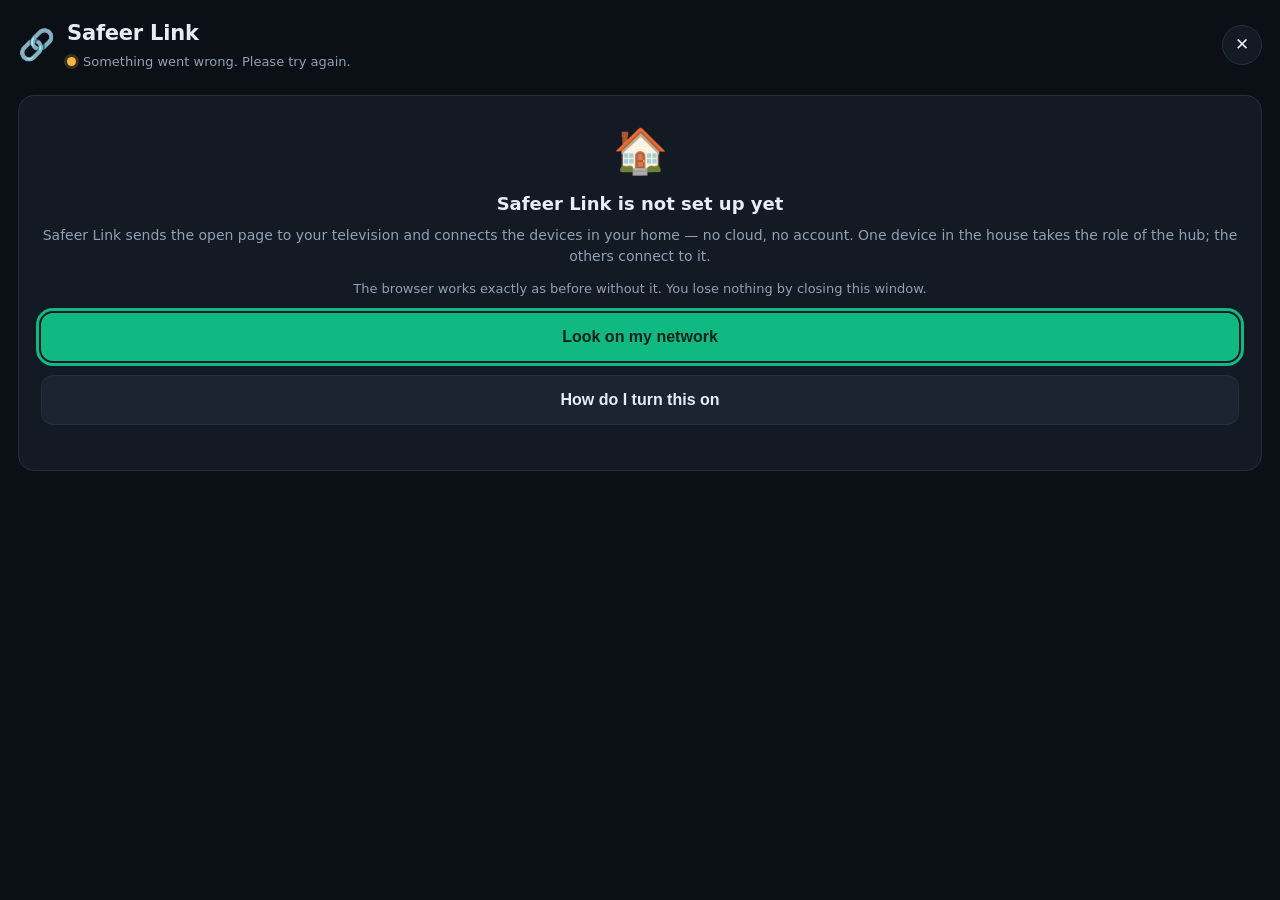
<file: assets/link/index.html>
<!doctype html>
<html lang="sl">
<head>
<meta charset="utf-8">
<meta name="viewport" content="width=device-width, initial-scale=1, viewport-fit=cover">
<title>Safeer Link</title>
<link rel="stylesheet" href="link.css">
</head>
<body>

<!-- Vsa vidna besedila nosijo data-t; link.js jih napolni v jeziku uporabnika.
     Tu zapisana slovenscina je hkrati privzetek, ce bi se prevod kdaj izgubil. -->

<header class="glava">
  <div class="znak">
    <span class="logo">🔗</span>
    <div>
      <h1>Safeer Link</h1>
      <p class="stanjeVrstica">
        <span class="pika" id="pika"></span>
        <span id="podnaslov" data-t="preverjam">Preverjam …</span>
      </p>
    </div>
  </div>
  <button class="zapri" id="gumbZapri" aria-label="Zapri" data-t-naslov="zapri">✕</button>
</header>

<main>

  <!-- Stanje 1: Huba ni -->
  <section class="zaslon" id="zaslonBrezHuba">
    <div class="kartica sredina">
      <div class="velikaIkona">🏠</div>
      <h2 data-t="brezHubaNaslov">Safeer Link še ni vklopljen</h2>
      <p class="pojasnilo" data-t="brezHubaOpis">
        Safeer Link pošlje odprto stran na televizor in poveže tvoje naprave doma —
        brez oblaka in brez računa. Za to mora ena naprava v hiši prevzeti vlogo
        središča; ostale se povežejo nanjo.
      </p>
      <p class="pojasnilo drobno" data-t="brezHubaPomirilo">
        Brskalnik deluje povsem normalno tudi brez njega. Ničesar ne izgubiš, če to okno zapreš.
      </p>
      <button class="glavni" id="gumbPoisci" data-t="poisci">Poišči v mojem omrežju</button>
      <button class="drugotni" id="gumbNavodila" data-t="kakoDobim">Kako to vklopim</button>
      <p class="opomba" id="opombaIskanje"></p>
    </div>
  </section>

  <!-- Stanje 2: Hub je, a nas še ne pozna -->
  <section class="zaslon" id="zaslonSeznanitev" hidden>
    <div class="kartica sredina">
      <div class="velikaIkona">🔐</div>
      <h2 data-t="povežiNaslov">Poveži to napravo</h2>
      <p class="pojasnilo">
        <span data-t="hubNajdenNa">Safeer Link je na naslovu</span>
        <span class="poudarek" id="naslovHuba"></span>.
        <span data-t="zakajPotrditi">Da ti sme pošiljati in sinhronizirati, ga moraš enkrat potrditi.</span>
      </p>
      <div class="koda" id="kodaBlok" hidden>
        <p class="pojasnilo drobno" data-t="potrdiKodo">Kodo potrdi na napravi, kjer teče Safeer Link:</p>
        <div class="stevilke" id="kodaStevilke">------</div>
        <p class="opomba" data-t="kodaVelja">Koda velja 5 minut.</p>
      </div>
      <button class="glavni" id="gumbSeznani" data-t="poveziSSafeerLink">Poveži s Safeer Link</button>
      <p class="opomba" id="opombaSeznanitev"></p>
    </div>
  </section>

  <!-- Stanje 2b: Safeer Link je na novem naslovu (usmerjevalnik je podelil nov IP). -->
  <section class="zaslon" id="zaslonPreseljen" hidden>
    <div class="kartica sredina">
      <div class="velikaIkona">🏡</div>
      <h2 data-t="preseljenNaslov">Safeer Link je na novem naslovu</h2>
      <p class="pojasnilo">
        <span data-t="preseljenOpis">Doma se javlja z drugega naslova kot doslej — običajno zato, ker mu je usmerjevalnik podelil novega. Potrdi, da je to tvoj Safeer Link.</span>
      </p>
      <p class="pojasnilo drobno"><span class="poudarek" id="noviNaslov"></span></p>
      <button class="glavni" id="gumbPotrdiNaslov" data-t="daPovezi">Da, poveži</button>
      <p class="opomba" id="opombaPreselitev"></p>
    </div>
  </section>

  <!-- Stanje 3: povezani. En sam zaslon, brez zavihkov: najprej dejanje, nato stanje. -->
  <section class="zaslon" id="zaslonPovezan" hidden>

    <div class="panel" id="panelCast" hidden>
      <h2 data-t="posljiStran">Pošlji to stran</h2>
      <div class="kartica tesno">
        <p class="oznaka" data-t="odprtoVBrskalniku">Odprto v brskalniku</p>
        <p class="naslovStrani" id="naslovStrani">—</p>
        <p class="urlStrani" id="urlStrani"></p>
      </div>
      <ul class="seznam" id="seznamPrejemnikov"></ul>
      <p class="opomba" id="opombaCast"></p>

      <div class="predvajalnik" id="predvajalnik" hidden>
        <p class="oznaka">
          <span data-t="predvajaSeNa">Predvaja se na</span> <span id="imePrejemnika"></span>
        </p>
        <p class="naslovStrani" id="naslovPredvajanja">—</p>
        <div class="crta"><div class="crtaNapolnjena" id="crtaNapolnjena"></div></div>
        <p class="cas"><span id="casPolozaj">0:00</span> / <span id="casTrajanje">0:00</span></p>
        <div class="tipke">
          <button data-ukaz="nazaj" data-t="nazaj10">⏪ 10 s</button>
          <button data-ukaz="pause" data-t="pavza">⏸ Pavza</button>
          <button data-ukaz="play" data-t="predvajaj">▶ Predvajaj</button>
          <button data-ukaz="naprej" data-t="naprej10">10 s ⏩</button>
        </div>
      </div>
    </div>

    <div class="panel" id="panelNaprave">
      <div class="vrsticaGlave">
        <h2 data-t="povezaneNaprave">Povezane naprave</h2>
        <button class="drobniGumb" id="gumbOsvezi" data-t="osvezi">Osveži</button>
      </div>
      <ul class="seznam" id="seznamNaprav"></ul>
      <p class="opomba" id="opombaNaprave" data-t="povezujem">Povezujem se …</p>
      <button class="drugotni tanek" id="gumbPozabi" hidden data-t="pozabiNapravo">
        Pozabi to napravo
      </button>
      <p class="opomba" id="opombaPozabi"></p>
    </div>

    <div class="panel" id="panelSync">
      <h2 data-t="sinhronizacija">Sinhronizacija</h2>
      <p class="pojasnilo" data-t="syncOpis">
        Zaznamki potujejo med tvojimi napravami prek domačega Safeer Linka.
        Nič ne gre v oblak.
      </p>
      <ul class="seznam" id="seznamSync"></ul>
      <p class="opomba" id="opombaSync" data-t="syncPrivzeto">Sinhronizacija se vklopi, ko jo potrdiš — do takrat se ne pošlje nič.</p>
    </div>

  </section>

</main>

<script src="link.js"></script>
</body>
</html>
</file>
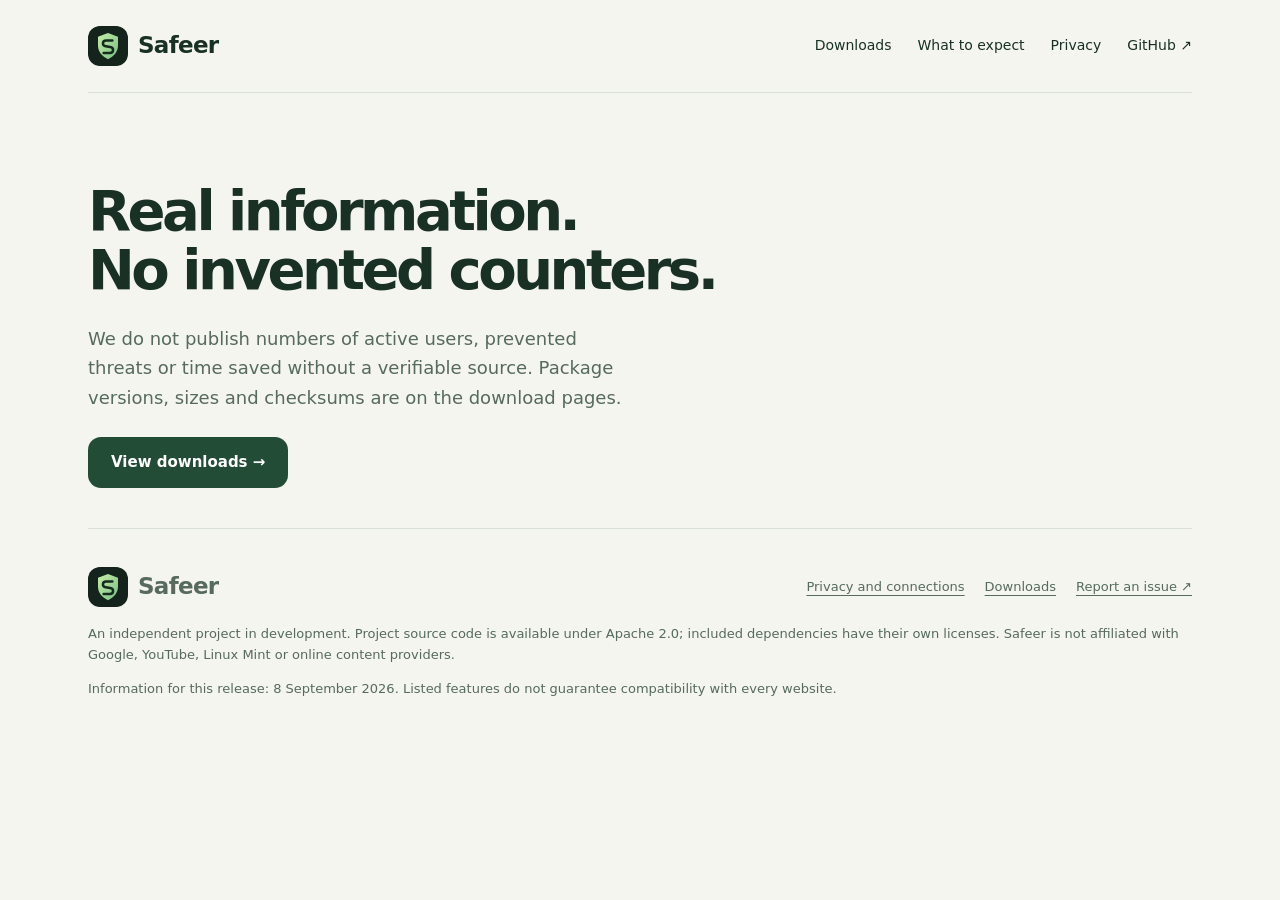
<file: stats.html>
<!DOCTYPE html>
<html lang="en"><head><meta charset="utf-8"/><meta content="width=device-width,initial-scale=1" name="viewport"/><title>Project information · Safeer</title><meta content="Safeer: a browser for Linux Mint, Android and Android TV. Downloads, source code and clearly stated limitations." name="description"/><link href="assets/safeer-mark.svg" rel="icon" type="image/svg+xml"/><link href="css/refresh.css" rel="stylesheet"/></head><body><div class="wrap"><nav aria-label="Main navigation" class="nav"><a class="brand" href="index.html"><img alt="" src="assets/safeer-mark.svg"/>Safeer</a><div class="nav-links"><a href="index.html#downloads">Downloads</a><a href="index.html#limits">What to expect</a><a href="privacy.html">Privacy</a><a class="optional" href="https://github.com/memelandfaner/-safeer-browser">GitHub ↗</a></div></nav><main><section class="detail-hero"><h1>Real information.<br/>No invented counters.</h1><p class="lead">We do not publish numbers of active users, prevented threats or time saved without a verifiable source. Package versions, sizes and checksums are on the download pages.</p><a class="btn" href="index.html#downloads">View downloads →</a></section></main><footer><div class="footer-top"><a class="brand" href="index.html"><img alt="" src="assets/safeer-mark.svg"/>Safeer</a><div class="footer-links"><a href="privacy.html">Privacy and connections</a><a href="index.html#downloads">Downloads</a><a href="https://github.com/memelandfaner/-safeer-browser/issues">Report an issue ↗</a></div></div><p>An independent project in development. Project source code is available under Apache 2.0; included dependencies have their own licenses. Safeer is not affiliated with Google, YouTube, Linux Mint or online content providers.</p><p>Information for this release: 8 September 2026. Listed features do not guarantee compatibility with every website.</p></footer></div><script src="js/language.js"></script></body></html>
</file>
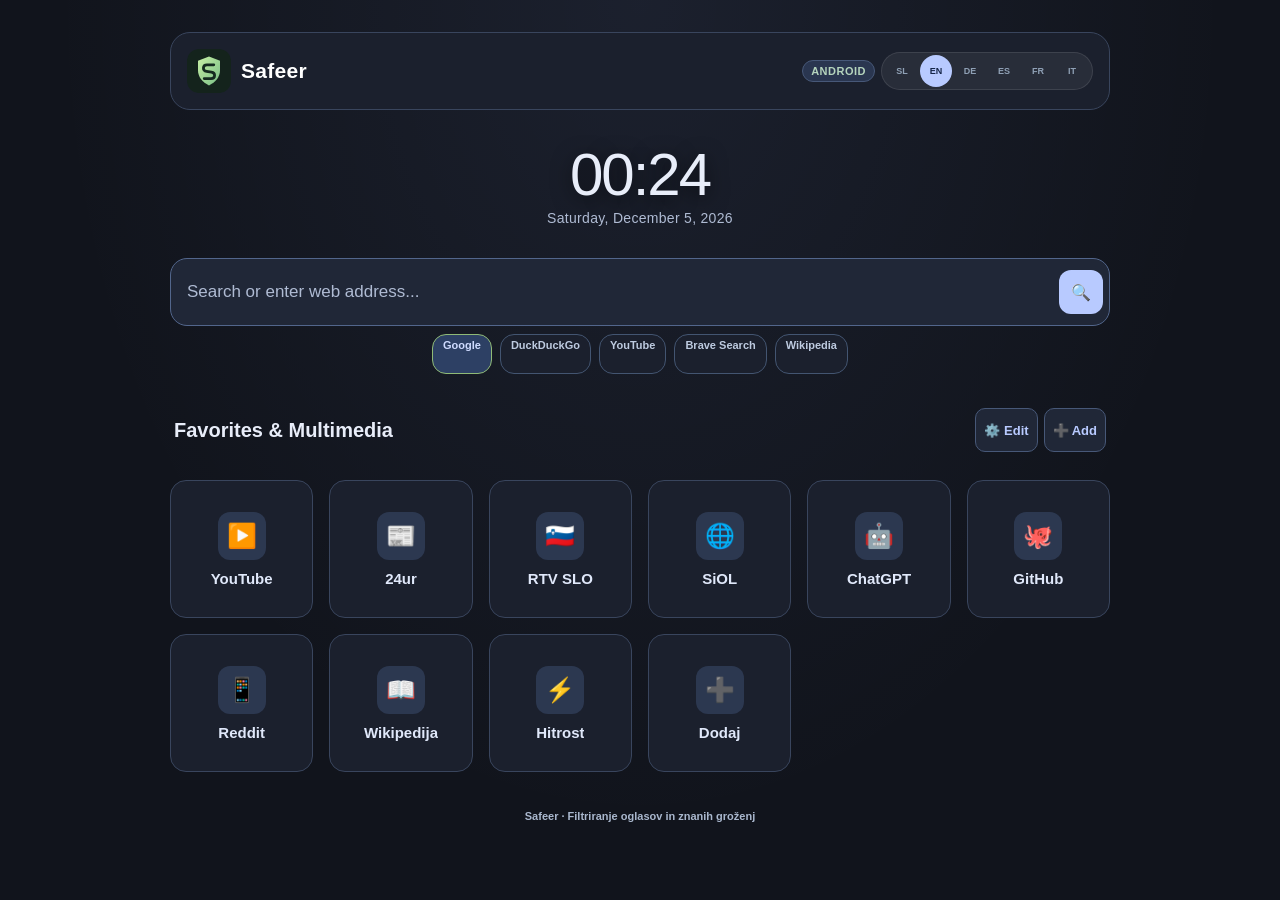
<file: assets/brave_home.html>
<!DOCTYPE html>
<html lang="sl">
<head>
    <meta charset="UTF-8">
    <meta name="viewport" content="width=device-width, initial-scale=1.0">
    <title>Safeer Browser - Začetna stran</title>
    <style>
        * {
            margin: 0;
            padding: 0;
            box-sizing: border-box;
            -webkit-tap-highlight-color: transparent;
            font-family: -apple-system, BlinkMacSystemFont, "Segoe UI", Roboto, Helvetica, Arial, sans-serif;
            user-select: none;
        }

        body {
            background-color: #05070d;
            background-image: 
                radial-gradient(circle at 50% 0%, rgba(255, 85, 0, 0.12) 0%, transparent 50%),
                radial-gradient(circle at 10% 30%, rgba(120, 40, 200, 0.08) 0%, transparent 40%),
                radial-gradient(circle at 90% 60%, rgba(0, 210, 255, 0.08) 0%, transparent 40%);
            color: #ffffff;
            min-height: 100vh;
            display: flex;
            flex-direction: column;
            align-items: center;
            padding: 24px 16px 40px 16px;
            overflow-x: hidden;
        }

        .container {
            width: 100%;
            max-width: 480px;
            display: flex;
            flex-direction: column;
            align-items: center;
            gap: 20px;
        }

        /* 🦁 Brave Shield Privacy Card */
        .shield-card {
            width: 100%;
            background: rgba(255, 255, 255, 0.04);
            backdrop-filter: blur(24px);
            -webkit-backdrop-filter: blur(24px);
            border: 1px solid rgba(255, 255, 255, 0.08);
            border-radius: 20px;
            padding: 16px 18px;
            box-shadow: 0 8px 32px rgba(0, 0, 0, 0.4);
            display: flex;
            flex-direction: column;
            gap: 14px;
        }

        .shield-header {
            display: flex;
            align-items: center;
            justify-content: space-between;
        }

        .shield-title {
            display: flex;
            align-items: center;
            gap: 8px;
            font-size: 15px;
            font-weight: 700;
            letter-spacing: 0.3px;
            color: #ffffff;
        }

        .shield-icon {
            font-size: 18px;
            background: linear-gradient(135deg, #ff5500, #ff8800);
            -webkit-background-clip: text;
            -webkit-text-fill-color: transparent;
        }

        .shield-badge {
            font-size: 11px;
            font-weight: 700;
            padding: 4px 8px;
            border-radius: 12px;
            background: rgba(0, 230, 118, 0.15);
            color: #00e676;
            border: 1px solid rgba(0, 230, 118, 0.3);
            text-transform: uppercase;
            letter-spacing: 0.5px;
        }

        .stats-grid {
            display: grid;
            grid-template-columns: repeat(3, 1fr);
            gap: 10px;
        }

        .stat-box {
            display: flex;
            flex-direction: column;
            align-items: center;
            text-align: center;
            background: rgba(0, 0, 0, 0.25);
            border: 1px solid rgba(255, 255, 255, 0.05);
            border-radius: 14px;
            padding: 10px 6px;
        }

        .stat-val {
            font-size: 18px;
            font-weight: 800;
            line-height: 1.2;
            margin-bottom: 2px;
        }

        .stat-val.ads {
            background: linear-gradient(135deg, #ff5500, #ff9100);
            -webkit-background-clip: text;
            -webkit-text-fill-color: transparent;
        }

        .stat-val.data {
            background: linear-gradient(135deg, #00d2ff, #0088ff);
            -webkit-background-clip: text;
            -webkit-text-fill-color: transparent;
        }

        .stat-val.time {
            background: linear-gradient(135deg, #00e676, #00b0ff);
            -webkit-background-clip: text;
            -webkit-text-fill-color: transparent;
        }

        .stat-lbl {
            font-size: 10px;
            font-weight: 600;
            color: #8b9bb4;
            text-transform: uppercase;
            letter-spacing: 0.4px;
        }

        /* 🕒 Clock & Date Widget */
        .clock-widget {
            display: flex;
            flex-direction: column;
            align-items: center;
            margin: 6px 0;
        }

        .clock-time {
            font-size: 46px;
            font-weight: 800;
            letter-spacing: -1px;
            color: #ffffff;
            text-shadow: 0 4px 20px rgba(0, 0, 0, 0.6);
            line-height: 1.1;
        }

        .clock-date {
            font-size: 13px;
            font-weight: 500;
            color: #9aa8bd;
            text-transform: capitalize;
            letter-spacing: 0.3px;
            margin-top: 2px;
        }

        /* 🔍 Search Widget */
        .search-card {
            width: 100%;
            display: flex;
            flex-direction: column;
            gap: 8px;
        }

        .search-bar-wrapper {
            position: relative;
            width: 100%;
            display: flex;
            align-items: center;
            background: rgba(255, 255, 255, 0.07);
            border: 1px solid rgba(255, 255, 255, 0.12);
            border-radius: 28px;
            padding: 4px 6px 4px 16px;
            box-shadow: 0 4px 20px rgba(0, 0, 0, 0.35);
            transition: all 0.2s ease;
        }

        .search-bar-wrapper:focus-within {
            border-color: #ff5500;
            background: rgba(255, 255, 255, 0.1);
            box-shadow: 0 0 20px rgba(255, 85, 0, 0.35);
        }

        .search-input {
            flex: 1;
            background: transparent;
            border: none;
            outline: none;
            color: #ffffff;
            font-size: 15px;
            font-weight: 500;
            padding: 8px 0;
            user-select: text;
        }

        .search-input::placeholder {
            color: #7b8a9e;
        }

        .search-btn {
            width: 38px;
            height: 38px;
            border-radius: 50%;
            background: linear-gradient(135deg, #ff5500, #ff7700);
            border: none;
            outline: none;
            color: #ffffff;
            font-size: 16px;
            display: flex;
            align-items: center;
            justify-content: center;
            cursor: pointer;
            box-shadow: 0 2px 8px rgba(255, 85, 0, 0.4);
            transition: transform 0.15s ease;
        }

        .search-btn:active {
            transform: scale(0.9);
        }

        .engine-chips {
            display: flex;
            align-items: center;
            justify-content: center;
            gap: 6px;
            flex-wrap: wrap;
        }

        .engine-chip {
            font-size: 11px;
            font-weight: 600;
            padding: 4px 10px;
            border-radius: 14px;
            background: rgba(255, 255, 255, 0.05);
            border: 1px solid rgba(255, 255, 255, 0.08);
            color: #8c9ba8;
            cursor: pointer;
            transition: all 0.15s ease;
        }

        .engine-chip.active {
            background: rgba(255, 85, 0, 0.2);
            border-color: #ff5500;
            color: #ff8833;
        }

        /* ⭐ Top Sites / Speed Dial Grid */
        .section-header {
            width: 100%;
            display: flex;
            align-items: center;
            justify-content: space-between;
            margin-top: 6px;
            padding: 0 4px;
        }

        .section-title {
            font-size: 13px;
            font-weight: 700;
            color: #7f91a8;
            text-transform: uppercase;
            letter-spacing: 0.6px;
        }

        .section-edit-btn {
            font-size: 11px;
            font-weight: 600;
            padding: 3px 8px;
            border-radius: 8px;
            background: rgba(255, 255, 255, 0.08);
            border: 1px solid rgba(255, 255, 255, 0.12);
            color: #d1dbe8;
            cursor: pointer;
            transition: all 0.15s ease;
        }

        .mob-lang-toggle {
            display: flex;
            gap: 2px;
            background: rgba(255, 255, 255, 0.06);
            padding: 2px 4px;
            border-radius: 999px;
            border: 1px solid rgba(255, 255, 255, 0.1);
        }

        .mob-lang-opt {
            font-size: 9px;
            font-weight: 700;
            color: #8fa0b5;
            padding: 2px 5px;
            border-radius: 999px;
            cursor: pointer;
            transition: all 0.15s ease;
        }

        .mob-lang-opt.active {
            background: #ff5500;
            color: #ffffff;
        }

        .section-edit-btn.active {
            background: rgba(255, 85, 0, 0.25);
            border-color: #ff5500;
            color: #ff8833;
        }

        .favorites-grid {
            width: 100%;
            display: grid;
            grid-template-columns: repeat(4, 1fr);
            gap: 14px 10px;
        }

        .favorite-tile {
            display: flex;
            flex-direction: column;
            align-items: center;
            gap: 6px;
            cursor: pointer;
            text-decoration: none;
            transition: transform 0.15s ease;
            position: relative;
        }

        .favorite-tile:active {
            transform: scale(0.92);
        }

        .tile-icon-wrapper {
            position: relative;
            width: 56px;
            height: 56px;
            border-radius: 18px;
            background: rgba(255, 255, 255, 0.06);
            backdrop-filter: blur(16px);
            border: 1px solid rgba(255, 255, 255, 0.1);
            display: flex;
            align-items: center;
            justify-content: center;
            font-size: 24px;
            box-shadow: 0 4px 14px rgba(0, 0, 0, 0.3);
            transition: all 0.2s ease;
        }

        .tile-delete-btn {
            position: absolute;
            top: -6px;
            right: -6px;
            width: 22px;
            height: 22px;
            border-radius: 50%;
            background: #ef4444;
            color: #ffffff;
            font-size: 11px;
            font-weight: 800;
            display: flex;
            align-items: center;
            justify-content: center;
            box-shadow: 0 2px 8px rgba(0, 0, 0, 0.6);
            border: 2px solid #05070d;
            z-index: 10;
        }

        .favorite-tile:hover .tile-icon-wrapper {
            border-color: rgba(255, 255, 255, 0.3);
            background: rgba(255, 255, 255, 0.1);
        }

        .tile-name {
            font-size: 11px;
            font-weight: 600;
            color: #d1dbe8;
            text-align: center;
            white-space: nowrap;
            overflow: hidden;
            text-overflow: ellipsis;
            max-width: 68px;
        }

        /* 🛡️ Footer Security Status */
        .footer-badge {
            margin-top: 10px;
            display: flex;
            align-items: center;
            gap: 6px;
            font-size: 11px;
            font-weight: 600;
            color: #5c6c80;
        }

        .pulse-dot {
            width: 6px;
            height: 6px;
            border-radius: 50%;
            background: #00e676;
            box-shadow: 0 0 8px #00e676;
            animation: pulse 2s infinite;
        }

        @keyframes pulse {
            0% { opacity: 0.4; }
            50% { opacity: 1; }
            100% { opacity: 0.4; }
        }
    </style>
<link rel="stylesheet" href="safeer-home.css">
</head>
<body>

<div class="container">

    <!-- 🦁 1. Brave Shield Dashboard Stats -->
    <div class="shield-card">
        <div class="shield-header">
            <div class="shield-title">
                <img class="safeer-logo" src="safeer-mark.svg" width="44" height="44" alt="">
                <span>Safeer</span>
            </div>
            <div style="display:flex; align-items:center; gap:6px;">
                <span class="shield-badge">Android</span>
                <div class="mob-lang-toggle">
                    <span class="mob-lang-opt active" data-lang="sl" onclick="setMobileLanguage('sl')">SL</span>
                    <span class="mob-lang-opt" data-lang="en" onclick="setMobileLanguage('en')">EN</span>
                    <span class="mob-lang-opt" data-lang="de" onclick="setMobileLanguage('de')">DE</span>
                    <span class="mob-lang-opt" data-lang="es" onclick="setMobileLanguage('es')">ES</span>
                    <span class="mob-lang-opt" data-lang="fr" onclick="setMobileLanguage('fr')">FR</span>
                    <span class="mob-lang-opt" data-lang="it" onclick="setMobileLanguage('it')">IT</span>
                </div>
            </div>
        </div>
    </div>

    <!-- 🕒 2. Clock & Date Widget -->
    <div class="clock-widget">
        <div class="clock-time" id="clockTime">13:15</div>
        <div class="clock-date" id="clockDate">sobota, 29. avgust 2026</div>
    </div>

    <!-- 🔍 3. Omnibox / Search Widget -->
    <div class="search-card">
        <form class="search-bar-wrapper" id="searchForm" onsubmit="return handleSearch(event)">
            <input type="text" class="search-input" id="searchInput" aria-label="Išči ali vnesi naslov" enterkeyhint="go" placeholder="Iščite ali vnesite naslov spleta..." autocomplete="off" autocorrect="off">
            <button type="submit" class="search-btn">🔍</button>
        </form>
        <div class="engine-chips">
            <div class="engine-chip active" onclick="setEngine('google', this)">Google</div>
            <div class="engine-chip" onclick="setEngine('duckduckgo', this)">DuckDuckGo</div>
            <div class="engine-chip" onclick="setEngine('youtube', this)">YouTube</div>
            <div class="engine-chip" onclick="setEngine('brave', this)">Brave Search</div>
            <div class="engine-chip" onclick="setEngine('wikipedia', this)">Wikipedia</div>
        </div>
    </div>

    <!-- ⭐ 4. Priljubljene strani in multimedija -->
    <div class="section-header">
        <div class="section-title" data-i18n="fav_title">Tvoje priljubljene strani</div>
        <div style="display:flex; gap:6px;">
            <button type="button" class="section-edit-btn" id="btnEditFavs" onclick="toggleEditFavorites()" data-i18n="btn_edit">⚙️ Uredi</button>
            <button type="button" class="section-edit-btn" onclick="addNewFavorite()" data-i18n="btn_add">➕ Dodaj</button>
        </div>
    </div>

    <div class="favorites-grid" id="favoritesGrid">
        <!-- Generirano dinamično iz shrambe -->
    </div>

    <!-- 🛡️ Footer -->
    <div class="footer-badge">
        <div class="pulse-dot"></div>
        <span>Safeer · Filtriranje oglasov in znanih groženj</span>
    </div>

</div>

<script>
    var currentEngine = 'google';

    function setEngine(engine, el) {
        currentEngine = engine;
        var chips = document.querySelectorAll('.engine-chip');
        chips.forEach(function(c) { c.classList.remove('active'); });
        if (el) el.classList.add('active');
        
        var input = document.getElementById('searchInput');
        if (engine === 'youtube') input.placeholder = 'Išči na YouTube...';
        else if (engine === 'wikipedia') input.placeholder = 'Išči v Wikipediji...';
        else if (engine === 'duckduckgo') input.placeholder = 'Zasebno iskanje DuckDuckGo...';
        else if (engine === 'brave') input.placeholder = 'Brave Search...';
        else input.placeholder = 'Iščite ali vnesite naslov spleta...';
        input.focus();
    }

    function handleSearch(e) {
        if (e) e.preventDefault();
        var q = document.getElementById('searchInput').value.trim();
        if (!q) return false;

        var targetUrl = '';
        if (q.startsWith('http://') || q.startsWith('https://')) {
            targetUrl = q;
        } else if (q.includes('.') && !q.includes(' ')) {
            targetUrl = 'https://' + q;
        } else {
            if (currentEngine === 'youtube') {
                targetUrl = 'https://m.youtube.com/results?search_query=' + encodeURIComponent(q);
            } else if (currentEngine === 'duckduckgo') {
                targetUrl = 'https://duckduckgo.com/?q=' + encodeURIComponent(q);
            } else if (currentEngine === 'brave') {
                targetUrl = 'https://search.brave.com/search?q=' + encodeURIComponent(q);
            } else if (currentEngine === 'wikipedia') {
                targetUrl = 'https://sl.wikipedia.org/w/index.php?search=' + encodeURIComponent(q);
            } else {
                targetUrl = 'https://www.google.com/search?q=' + encodeURIComponent(q);
            }
        }
        openUrl(targetUrl);
        return false;
    }

    function openUrl(url) {
        if (!url) return;
        if (window.SafeerBridge && typeof window.SafeerBridge.navigate === 'function') {
            try {
                window.SafeerBridge.navigate(url);
                return;
            } catch (err) {
                console.error('SafeerBridge navigate error:', err);
            }
        }
        window.location.href = url;
    }

    // --- Dynamic Favorites & Multimedia Engine ---
    var isEditFavoritesMode = false;
    var defaultFavoritesList = [
        { title: "YouTube", url: "https://www.youtube.com", mark: "▶️", color: "#cc0000" },
        { title: "24ur", url: "https://www.24ur.com", mark: "📰", color: "#1256a8" },
        { title: "RTV SLO", url: "https://www.rtvslo.si/", mark: "🇸🇮", color: "#0284c7" },
        { title: "SiOL", url: "https://siol.net", mark: "🌐", color: "#0ea5e9" },
        { title: "ChatGPT", url: "https://chatgpt.com", mark: "🤖", color: "#10a37f" },
        { title: "GitHub", url: "https://github.com", mark: "🐙", color: "#64748b" },
        { title: "Reddit", url: "https://www.reddit.com", mark: "📱", color: "#ff4500" },
        { title: "Wikipedija", url: "https://sl.wikipedia.org", mark: "📖", color: "#94a3b8" },
        { title: "Hitrost", url: "https://www.speedtest.net", mark: "⚡", color: "#10b981" }
    ];

    function getMobileFavorites() {
        try {
            var raw = localStorage.getItem('safeer_mobile_favs_v2');
            if (raw) {
                var arr = JSON.parse(raw);
                if (Array.isArray(arr) && arr.length > 0) {
                    var modified = false;
                    arr.forEach(function(item) {
                        if (item.title === 'RTV SLO' || (item.url && item.url.indexOf('rtvslo.si') !== -1)) {
                            if (item.url !== 'https://www.rtvslo.si/' || item.mark !== '🇸🇮') {
                                item.url = 'https://www.rtvslo.si/';
                                item.mark = '🇸🇮';
                                modified = true;
                            }
                        }
                    });
                    if (modified) {
                        localStorage.setItem('safeer_mobile_favs_v2', JSON.stringify(arr));
                    }
                    return arr;
                }
            }
        } catch(e) {}
        return defaultFavoritesList;
    }

    function saveMobileFavorites(arr) {
        try {
            localStorage.setItem('safeer_mobile_favs_v2', JSON.stringify(arr));
        } catch(e) {}
        renderFavorites();
    }

    function toggleEditFavorites() {
        isEditFavoritesMode = !isEditFavoritesMode;
        var btn = document.getElementById('btnEditFavs');
        if (btn) {
            btn.textContent = isEditFavoritesMode ? '✓ Končano' : '⚙️ Uredi';
            if (isEditFavoritesMode) btn.classList.add('active');
            else btn.classList.remove('active');
        }
        renderFavorites();
    }

    function renderFavorites() {
        var grid = document.getElementById('favoritesGrid');
        if (!grid) return;
        var list = getMobileFavorites();
        grid.innerHTML = '';

        list.forEach(function(item, index) {
            var tile = document.createElement('button');
            tile.type = 'button';
            tile.className = 'favorite-tile';
            var mark = document.createElement('span');
            mark.className = 'tile-icon-wrapper';
            mark.textContent = item.mark || '🌐';
            var label = document.createElement('span');
            label.className = 'tile-name';
            label.textContent = item.title;
            tile.appendChild(mark); tile.appendChild(label);
            if (isEditFavoritesMode) {
                // Keep delete separate from the shortcut button (no nested buttons).
                var wrap = document.createElement('div');
                wrap.className = 'favorite-edit-wrap';
                var del = document.createElement('button');
                del.type = 'button'; del.className = 'tile-delete-btn';
                del.textContent = '✕'; del.setAttribute('aria-label', 'Odstrani ' + item.title);
                del.onclick = function(e) { e.stopPropagation(); deleteFavorite(index); };
                wrap.appendChild(tile); wrap.appendChild(del); grid.appendChild(wrap);
            }
            tile.onclick = function() {
                if (isEditFavoritesMode) {
                    editFavorite(index);
                } else {
                    openUrl(item.url);
                }
            };
            if (!isEditFavoritesMode) grid.appendChild(tile);
        });

        // Gumb za dodajanje
        var addTile = document.createElement('button');
        addTile.type = 'button';
        addTile.className = 'favorite-tile';
        addTile.innerHTML = '<div class="tile-icon-wrapper" style="background: rgba(255, 85, 0, 0.15); border-color: rgba(255, 85, 0, 0.4); color: #ff7700;">➕</div><div class="tile-name">Dodaj</div>';
        addTile.onclick = addNewFavorite;
        grid.appendChild(addTile);
    }

    function deleteFavorite(index) {
        var list = getMobileFavorites();
        if (index >= 0 && index < list.length) {
            if (confirm('Želite odstraniti ' + list[index].title + '?')) {
                list.splice(index, 1);
                saveMobileFavorites(list);
            }
        }
    }

    function editFavorite(index) {
        var list = getMobileFavorites();
        if (index >= 0 && index < list.length) {
            var item = list[index];
            var newTitle = prompt('Uredite naziv priljubljene strani:', item.title);
            if (!newTitle) return;
            var newUrl = prompt('Uredite spletni naslov (URL):', item.url);
            if (!newUrl) return;
            var newMark = prompt('Uredite simbol ali emoji:', item.mark || '🌐');

            item.title = newTitle.trim();
            item.url = newUrl.trim();
            item.mark = (newMark || '🌐').trim();
            saveMobileFavorites(list);
        }
    }

    function addNewFavorite() {
        var url = prompt('Vnesite URL spletnega mesta (npr. https://siol.net):', 'https://');
        if (url && url !== 'https://') {
            var name = prompt('Vnesite ime zaznamka:', 'Nova stran');
            if (name) {
                var mark = prompt('Vnesite simbol ali emoji (npr. 📺, 🎬, 📰, ⭐):', '⭐');
                var list = getMobileFavorites();
                list.push({
                    title: name.trim(),
                    url: url.trim(),
                    mark: (mark || '⭐').trim(),
                    color: '#ff5500'
                });
                saveMobileFavorites(list);
            }
        }
    }

    // --- 5. Mobile Internationalization (i18n) ---
    var mobileI18n = {
        sl: {
            lbl_threats: "Blokirane grožnje",
            locale: "sl-SI",
            shield_active: "Zaščita aktivna",
            lbl_blocked: "Blokirano",
            lbl_saved: "Prihranek",
            lbl_time: "Prihranjen čas",
            search_placeholder: "Iščite ali vnesite naslov spleta...",
            fav_title: "Tvoje priljubljene strani",
            btn_edit: "⚙️ Uredi",
            btn_done: "✓ Končano",
            btn_add: "➕ Dodaj",
            tile_add: "Dodaj"
        },
        en: {
            lbl_threats: "Threats blocked",
            locale: "en-US",
            shield_active: "Shield Active",
            lbl_blocked: "Blocked",
            lbl_saved: "Data Saved",
            lbl_time: "Time Saved",
            search_placeholder: "Search or enter web address...",
            fav_title: "Favorites & Multimedia",
            btn_edit: "⚙️ Edit",
            btn_done: "✓ Done",
            btn_add: "➕ Add",
            tile_add: "Add"
        },
        de: {
            lbl_threats: "Blockierte Bedrohungen",
            locale: "de-DE",
            shield_active: "Schutz Aktiv",
            lbl_blocked: "Blockiert",
            lbl_saved: "Gespart",
            lbl_time: "Zeit Erspart",
            search_placeholder: "Suchen oder Adresse eingeben...",
            fav_title: "Favoriten & Multimedia",
            btn_edit: "⚙️ Bearbeiten",
            btn_done: "✓ Fertig",
            btn_add: "➕ Hinzufügen",
            tile_add: "Neu"
        },
        es: {
            lbl_threats: "Amenazas bloqueadas",
            locale: "es-ES",
            shield_active: "Escudo Activo",
            lbl_blocked: "Bloqueado",
            lbl_saved: "Ahorro",
            lbl_time: "Tiempo Ahorrado",
            search_placeholder: "Buscar o escribir dirección...",
            fav_title: "Favoritos y Multimedia",
            btn_edit: "⚙️ Editar",
            btn_done: "✓ Listo",
            btn_add: "➕ Añadir",
            tile_add: "Añadir"
        },
        fr: {
            lbl_threats: "Menaces bloquées",
            locale: "fr-FR",
            shield_active: "Bouclier Actif",
            lbl_blocked: "Bloqué",
            lbl_saved: "Économie",
            lbl_time: "Temps Gagné",
            search_placeholder: "Rechercher ou entrer une adresse...",
            fav_title: "Favoris & Multimédia",
            btn_edit: "⚙️ Modifier",
            btn_done: "✓ Terminé",
            btn_add: "➕ Ajouter",
            tile_add: "Ajouter"
        },
        it: {
            lbl_threats: "Minacce bloccate",
            locale: "it-IT",
            shield_active: "Protezione Attiva",
            lbl_blocked: "Bloccato",
            lbl_saved: "Risparmio",
            lbl_time: "Tempo Risparmiato",
            search_placeholder: "Cerca o inserisci un indirizzo...",
            fav_title: "Preferiti e Multimedia",
            btn_edit: "⚙️ Modifica",
            btn_done: "✓ Fatto",
            btn_add: "➕ Aggiungi",
            tile_add: "Aggiungi"
        }
    };

    var currentMobLang = 'sl';

    function detectMobileLanguage() {
        try {
            var raw = localStorage.getItem('safeer_mob_lang');
            if (raw && mobileI18n[raw]) return raw;
            var nav = (navigator.language || navigator.userLanguage || '').substring(0, 2).toLowerCase();
            if (mobileI18n[nav]) return nav;
        } catch(e) {}
        return 'sl';
    }

    function setMobileLanguage(lang) {
        if (!mobileI18n[lang]) lang = 'en';
        currentMobLang = lang;
        try {
            localStorage.setItem('safeer_mob_lang', lang);
        } catch(e) {}

        var dict = mobileI18n[lang];
        document.querySelectorAll('[data-i18n]').forEach(function(el) {
            var key = el.getAttribute('data-i18n');
            if (dict[key]) el.textContent = dict[key];
        });

        var input = document.getElementById('searchInput');
        if (input && dict.search_placeholder) {
            input.placeholder = dict.search_placeholder;
        }

        document.querySelectorAll('.mob-lang-opt').forEach(function(opt) {
            opt.classList.toggle('active', opt.getAttribute('data-lang') === lang);
        });

        var btnEdit = document.getElementById('btnEditFavs');
        if (btnEdit) {
            btnEdit.textContent = isEditFavoritesMode ? dict.btn_done : dict.btn_edit;
        }

        updateClock();
    }

    // Posodobi uro in datum v izbranem jeziku
    function updateClock() {
        var now = new Date();
        var hrs = String(now.getHours()).padStart(2, '0');
        var mins = String(now.getMinutes()).padStart(2, '0');
        document.getElementById('clockTime').textContent = hrs + ':' + mins;

        var dict = mobileI18n[currentMobLang] || mobileI18n.sl;
        var options = { weekday: 'long', year: 'numeric', month: 'long', day: 'numeric' };
        var dateStr = now.toLocaleDateString(dict.locale || 'sl-SI', options);
        document.getElementById('clockDate').textContent = dateStr;
    }

    // Posodobi statistiko Safeer Shielda
    function updateStats() {
        try {
            if (window.SafeerBridge && typeof window.SafeerBridge.getStats === 'function') {
                var jsonStr = window.SafeerBridge.getStats();
                var s = JSON.parse(jsonStr);
                document.getElementById('valAds').textContent = s.ads.toLocaleString('sl-SI');
                document.getElementById('valThreats').textContent = Number(s.threats || 0).toLocaleString('sl-SI');
            }
        } catch(e) {}
    }

    // Brave način (Brave Shield stil ali minimalistični način)
    window.setBraveMode = function(enabled) {
        try {
            var shieldCard = document.querySelector('.shield-card');
            if (shieldCard) {
                shieldCard.style.display = enabled ? 'flex' : 'none';
            }
        } catch(e) {}
    };

    function checkBraveMode() {
        try {
            if (window.SafeerBridge && typeof window.SafeerBridge.isBraveMode === 'function') {
                var isBrave = window.SafeerBridge.isBraveMode();
                window.setBraveMode(isBrave);
            }
        } catch(e) {}
    }

    setInterval(updateClock, 1000);

    renderFavorites();
    setMobileLanguage(detectMobileLanguage());
    checkBraveMode();

</script>

</body>
</html>
</file>
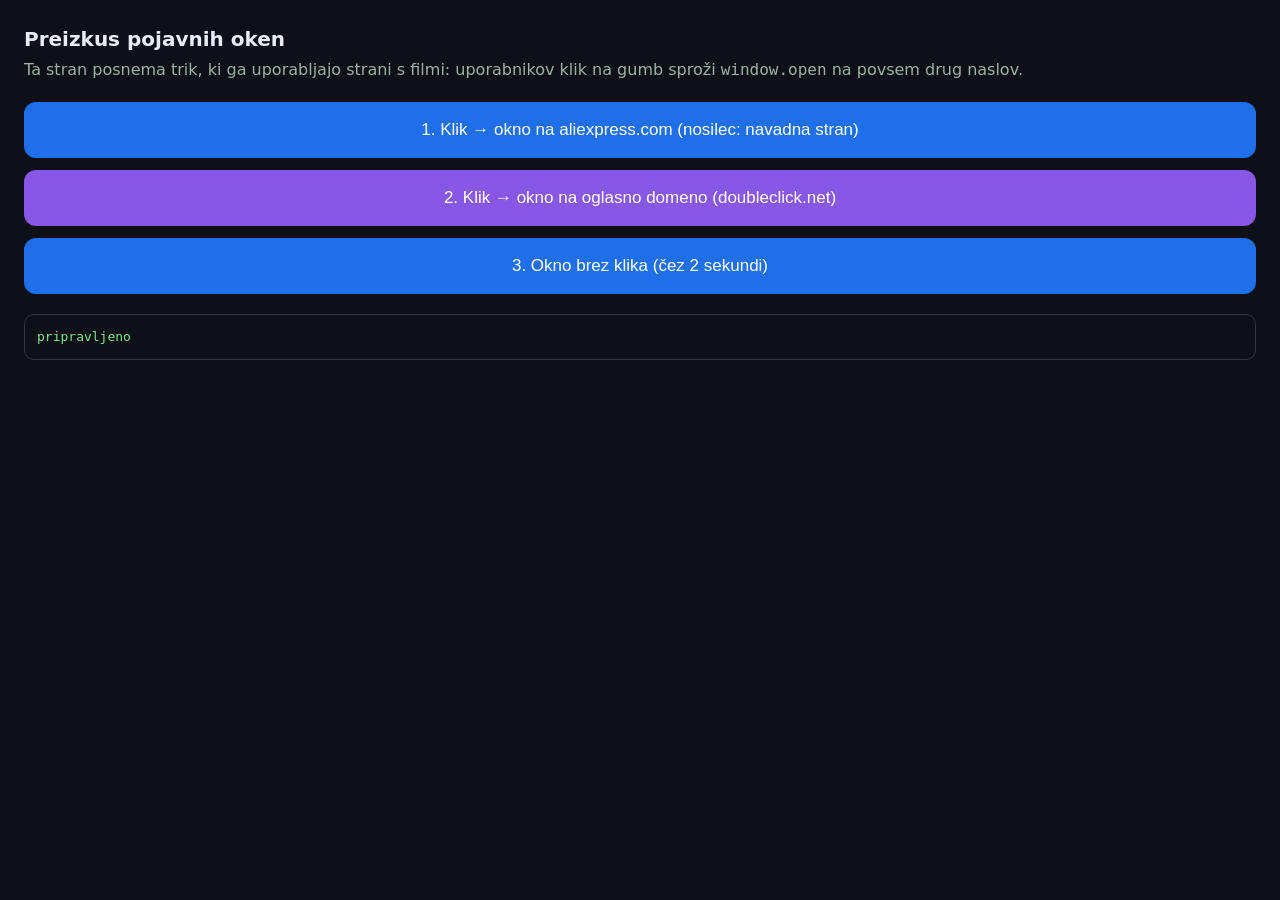
<file: tests/vzorci/popup.html>
<!doctype html>
<html lang="sl">
<head>
<meta charset="utf-8">
<meta name="viewport" content="width=device-width,initial-scale=1">
<title>Preizkus pojavnih oken</title>
<style>
  body{background:#0d1117;color:#e6edf3;font:16px/1.5 system-ui,sans-serif;margin:0;padding:24px}
  h1{font-size:20px;margin:0 0 4px}
  p{color:#9fb0a6;margin:0 0 20px}
  button{display:block;width:100%;margin:12px 0;padding:18px;font-size:17px;border:0;border-radius:12px;
         background:#1f6feb;color:#fff}
  button.oglas{background:#8957e5}
  #dnevnik{margin-top:20px;padding:12px;border:1px solid #30363d;border-radius:10px;
           white-space:pre-wrap;font-family:ui-monospace,monospace;font-size:13px;color:#7ee787}
</style>
</head>
<body>
<h1>Preizkus pojavnih oken</h1>
<p>Ta stran posnema trik, ki ga uporabljajo strani s filmi: uporabnikov klik na gumb
sproži <code>window.open</code> na povsem drug naslov.</p>

<button id="navaden">1. Klik → okno na aliexpress.com (nosilec: navadna stran)</button>
<button id="oglasni" class="oglas">2. Klik → okno na oglasno domeno (doubleclick.net)</button>
<button id="brezklika">3. Okno brez klika (čez 2 sekundi)</button>

<div id="dnevnik">pripravljeno</div>

<script>
  var dnevnik = document.getElementById('dnevnik');
  function zapisi(besedilo) {
    dnevnik.textContent += "\n" + besedilo;
  }
  function poskusi(ime, naslov) {
    var okno = window.open(naslov, '_blank');
    zapisi(ime + ": window.open -> " + (okno ? "vrnjeno okno" : "null"));
  }
  document.getElementById('navaden').addEventListener('click', function () {
    poskusi("navadna domena", "https://www.aliexpress.com/item/1005006000000.html");
  });
  document.getElementById('oglasni').addEventListener('click', function () {
    poskusi("oglasna domena", "https://doubleclick.net/pagead/ads?preizkus=1");
  });
  document.getElementById('brezklika').addEventListener('click', function () {
    zapisi("cez 2 s poskusim brez uporabnikovega klika ...");
    setTimeout(function () {
      poskusi("brez klika", "https://www.aliexpress.com/item/1005006000001.html");
    }, 2000);
  });
</script>
</body>
</html>
</file>
<file: assets/link/link.css>
/* Safeer Link — vgrajen zaslon v brskalniku.
   Barve so iste kot v Safeerju: temna podlaga, zelena poteza. */

:root {
  --ozadje: #0b1017;
  --plosca: #131a24;
  --ploscaSvetla: #1b2430;
  --crta: #243040;
  --besedilo: #e6edf6;
  --medlo: #91a0b4;
  --zelena: #10b981;
  --zelenaTemna: #04231a;
  --rumena: #f5b642;
  --siva: #5c6b80;
  --rdeca: #f87171;
}

* { box-sizing: border-box; -webkit-tap-highlight-color: transparent; }

/* Atribut hidden mora premagati display iz sloga, sicer "skriti" gumbi ostanejo vidni. */
[hidden] { display: none !important; }

html, body {
  margin: 0;
  padding: 0;
  background: var(--ozadje);
  color: var(--besedilo);
  font-family: system-ui, -apple-system, "Segoe UI", Roboto, sans-serif;
  font-size: 16px;
  line-height: 1.5;
}

body { padding-bottom: 28px; }

/* ---------- glava ---------- */

.glava {
  display: flex;
  align-items: center;
  justify-content: space-between;
  gap: 12px;
  padding: 18px 18px 12px;
  position: sticky;
  top: 0;
  background: linear-gradient(var(--ozadje) 70%, transparent);
  z-index: 5;
}

.znak { display: flex; align-items: center; gap: 12px; min-width: 0; }
.logo { font-size: 30px; line-height: 1; }
.glava h1 { font-size: 21px; margin: 0; letter-spacing: -0.01em; }
.glava p { margin: 2px 0 0; font-size: 13px; color: var(--medlo); }

/* Stanje je barva, ne stavek: pika pove na prvi pogled, ali je vse v redu. */
.stanjeVrstica { display: flex; align-items: center; gap: 7px; }

.pika {
  flex: none;
  width: 9px;
  height: 9px;
  border-radius: 50%;
  background: var(--siva);
  box-shadow: 0 0 0 3px rgba(92, 107, 128, .18);
}

.pika.zelena {
  background: var(--zelena);
  box-shadow: 0 0 0 3px rgba(16, 185, 129, .2);
}

.pika.rumena {
  background: var(--rumena);
  box-shadow: 0 0 0 3px rgba(245, 182, 66, .2);
  animation: utrip 1.8s ease-in-out infinite;
}

@keyframes utrip {
  0%, 100% { opacity: 1; }
  50% { opacity: .45; }
}

@media (prefers-reduced-motion: reduce) {
  .pika.rumena { animation: none; }
}

.zapri {
  flex: none;
  width: 40px; height: 40px;
  border-radius: 50%;
  border: 1px solid var(--crta);
  background: var(--plosca);
  color: var(--besedilo);
  font-size: 17px;
}

/* ---------- zavihki ---------- */

.zavihki {
  display: flex;
  gap: 8px;
  padding: 0 18px 10px;
  overflow-x: auto;
}

.zavihek {
  flex: none;
  padding: 9px 16px;
  border-radius: 999px;
  border: 1px solid var(--crta);
  background: var(--plosca);
  color: var(--medlo);
  font-size: 14px;
}

.zavihek.izbran {
  background: var(--zelena);
  border-color: var(--zelena);
  color: var(--zelenaTemna);
  font-weight: 600;
}

/* ---------- vsebina ---------- */

main { padding: 0 18px; }

.kartica {
  background: var(--plosca);
  border: 1px solid var(--crta);
  border-radius: 16px;
  padding: 22px;
}

.kartica.tesno { padding: 14px 16px; margin-bottom: 14px; }
.kartica.sredina { text-align: center; margin-top: 12px; }

.velikaIkona { font-size: 44px; margin-bottom: 6px; }

h2 { font-size: 18px; margin: 0 0 8px; }

.pojasnilo { color: var(--medlo); font-size: 14px; margin: 0 0 12px; }
.pojasnilo.drobno { font-size: 13px; }
.poudarek { color: var(--besedilo); }
.opomba { color: var(--medlo); font-size: 13px; margin: 10px 0 0; min-height: 1em; }
.oznaka { color: var(--medlo); font-size: 12px; text-transform: uppercase; letter-spacing: .06em; margin: 0 0 4px; }

button.glavni, button.drugotni {
  display: block;
  width: 100%;
  margin-top: 14px;
  padding: 15px;
  border: 0;
  border-radius: 12px;
  font-size: 16px;
  font-weight: 600;
}

button.glavni { background: var(--zelena); color: var(--zelenaTemna); }
button.drugotni { background: var(--ploscaSvetla); color: var(--besedilo); border: 1px solid var(--crta); }
button[disabled] { opacity: .5; }

/* Tanek drugotni gumb za redka dejanja (npr. Pozabi to napravo). */
button.drugotni.tanek {
  margin-top: 16px;
  padding: 11px;
  font-size: 14px;
  font-weight: 500;
  color: var(--medlo);
}
button.drugotni.tanek:hover { color: var(--besedilo); }

.vrsticaGlave { display: flex; align-items: center; justify-content: space-between; }
.drobniGumb {
  padding: 7px 13px;
  border-radius: 999px;
  border: 1px solid var(--crta);
  background: var(--plosca);
  color: var(--medlo);
  font-size: 13px;
}

.panel { margin-bottom: 26px; }

/* ---------- seznam naprav ---------- */

.seznam { list-style: none; margin: 12px 0 0; padding: 0; }

.seznam li {
  display: flex;
  align-items: center;
  gap: 12px;
  background: var(--plosca);
  border: 1px solid var(--crta);
  border-radius: 14px;
  padding: 14px 16px;
  margin-bottom: 10px;
}

.seznam li .ikona { font-size: 22px; flex: none; }
.seznam li .telo { flex: 1; min-width: 0; }
.seznam li .ime { font-size: 15px; }
.seznam li .pod { font-size: 12px; color: var(--medlo); }

.znacka {
  flex: none;
  font-size: 11px;
  padding: 4px 9px;
  border-radius: 999px;
  border: 1px solid var(--crta);
  color: var(--medlo);
}

.znacka.zivo { color: var(--zelena); border-color: rgba(16, 185, 129, .45); }
.znacka.opozorilo { color: var(--rumena); border-color: rgba(245, 182, 66, .45); }

.seznam li.klikljiv { border-color: rgba(16, 185, 129, .35); }

/* ---------- koda ---------- */

.koda { margin-top: 16px; }

.stevilke {
  font-family: ui-monospace, monospace;
  font-size: 34px;
  letter-spacing: .18em;
  padding: 14px 0;
  background: var(--ploscaSvetla);
  border-radius: 12px;
}

/* ---------- predvajalnik ---------- */

.predvajalnik {
  margin-top: 18px;
  background: var(--plosca);
  border: 1px solid var(--crta);
  border-radius: 16px;
  padding: 16px;
}

.naslovStrani {
  margin: 0;
  font-size: 15px;
  overflow: hidden;
  text-overflow: ellipsis;
  white-space: nowrap;
}

.urlStrani {
  margin: 2px 0 0;
  font-size: 12px;
  color: var(--medlo);
  overflow: hidden;
  text-overflow: ellipsis;
  white-space: nowrap;
}

.crta { height: 4px; background: var(--ploscaSvetla); border-radius: 999px; margin: 12px 0 6px; }
.crtaNapolnjena { height: 100%; width: 0; background: var(--zelena); border-radius: 999px; }
.cas { margin: 0; font-size: 12px; color: var(--medlo); }

.tipke { display: flex; gap: 8px; margin-top: 12px; flex-wrap: wrap; }
.tipke button {
  flex: 1 1 calc(50% - 8px);
  padding: 12px 8px;
  border-radius: 10px;
  border: 1px solid var(--crta);
  background: var(--ploscaSvetla);
  color: var(--besedilo);
  font-size: 14px;
}

/* ---------- televizor: daljinec potrebuje viden fokus ---------- */

@media (min-width: 900px) {
  body { font-size: 18px; }
  .stevilke { font-size: 46px; }
}

button:focus, .seznam li:focus {
  outline: 3px solid var(--zelena);
  outline-offset: 2px;
}

/* Glavnemu gumbu podlage ne spreminjamo: napis na njem je temen. */
.drugotni:focus, .drobniGumb:focus, .tipke button:focus {
  background: var(--ploscaSvetla);
}
</file>
<file: css/refresh.css>
:root{--bg:#f4f5ef;--ink:#193025;--muted:#566a5d;--green:#234c36;--mint:#b5eb8d;--line:#d9e0d4;--card:#fff;--radius:24px}*{box-sizing:border-box}html{scroll-behavior:smooth;scroll-padding-top:32px}body{margin:0;background:var(--bg);color:var(--ink);font-family:system-ui,-apple-system,"Segoe UI",sans-serif;line-height:1.65}a{color:inherit;text-underline-offset:4px}button,a{touch-action:manipulation}a:focus-visible,summary:focus-visible{outline:3px solid #467e4e;outline-offset:5px}.wrap{max-width:1160px;margin:auto;padding:0 28px}.nav{display:flex;align-items:center;justify-content:space-between;gap:24px;padding:26px 0;border-bottom:1px solid var(--line)}.brand{display:inline-flex;align-items:center;gap:10px;text-decoration:none;font-size:23px;font-weight:750;letter-spacing:-.7px}.brand img{width:40px;height:40px;border-radius:12px}.nav-links{display:flex;gap:26px;font-size:14px;align-items:center}.nav-links a{text-decoration:none}.nav-links a:hover{text-decoration:underline}.eyebrow{font-size:12px;font-weight:700;letter-spacing:1.3px;text-transform:uppercase;color:var(--muted);display:flex;gap:10px;align-items:center}.dot{width:7px;height:7px;background:#689b57;border-radius:50%}.hero{display:grid;grid-template-columns:1.03fr 1fr;gap:64px;align-items:center;padding:82px 0 70px}h1{font-size:clamp(44px,5.7vw,76px);line-height:1.06;font-weight:650;letter-spacing:-3.5px;margin:24px 0}h1 em{font-style:normal;color:#59824b}.lead{color:var(--muted);font-size:18px;max-width:540px;margin:24px 0}.actions{display:flex;gap:12px;flex-wrap:wrap;margin:28px 0 16px}.btn{display:inline-flex;align-items:center;justify-content:center;gap:12px;padding:13px 23px;border-radius:13px;background:var(--green);color:white;text-decoration:none;font-size:15px;font-weight:650;min-height:50px}.btn:hover{background:#376245}.btn.secondary{background:transparent;border:1px solid #a3b4a1;color:var(--ink)}.small{font-size:13px;color:var(--muted)}.showcase{border:1px solid #c8d6c5;padding:10px;border-radius:28px;background:#dfe8d8;transform:rotate(1.5deg);box-shadow:0 28px 52px #254b2917}.showcase img{width:100%;display:block;border-radius:20px;background:#14231c}.showcase figcaption{font-size:11px;text-align:center;padding:9px 8px 2px;color:var(--muted)}figure{margin:0}.section{padding:56px 0;border-top:1px solid var(--line)}.section-head{display:flex;justify-content:space-between;align-items:end;gap:32px;margin-bottom:28px}.section-head p{max-width:390px;color:var(--muted);margin:0;font-size:15px}h2{font-size:clamp(27px,3.4vw,39px);line-height:1.18;font-weight:630;letter-spacing:-1.3px;margin:8px 0}h3{font-size:21px;line-height:1.3;letter-spacing:-.4px;margin:12px 0}.grid{display:grid;grid-template-columns:repeat(3,minmax(0,1fr));gap:18px}.card{background:var(--card);border:1px solid var(--line);border-radius:var(--radius);padding:28px;display:flex;flex-direction:column;align-items:flex-start}.card p{font-size:14px;color:var(--muted);margin:10px 0 20px}.card .btn{margin-top:auto;width:100%}.platform{font-size:12px;letter-spacing:1px;color:#5d7663;text-transform:uppercase}.version{font-size:12px;color:var(--muted);margin-bottom:20px}.number{width:38px;height:38px;background:#ebf1e5;border-radius:12px;display:grid;place-items:center;font-size:13px;font-weight:700}.dark-panel{background:#172b20;color:#eef4e8;border-radius:28px;padding:38px;display:grid;grid-template-columns:1fr 1.3fr;gap:48px}.dark-panel p,.dark-panel li{color:#bdcebc}.dark-panel h2{font-size:31px}.dark-panel ul{padding-left:20px;margin:0}.dark-panel li{margin:0 0 15px;font-size:15px}.dark-panel a{color:#c7efa5}.facts{display:grid;grid-template-columns:1fr 1fr;gap:20px}.fact{padding:24px;border:1px solid var(--line);border-radius:18px}.fact p{margin:8px 0;color:var(--muted)}.release-list{padding-left:22px}.release-list li{margin:12px 0}.download-box{background:white;border:1px solid var(--line);border-radius:24px;padding:28px;overflow-wrap:anywhere}code{font-size:12px;white-space:normal;word-break:break-all;background:#eaf0e5;padding:3px 6px;border-radius:5px}.download-box dl{margin:20px 0;display:grid;grid-template-columns:90px 1fr;gap:8px;font-size:14px}.download-box dt{color:var(--muted)}.download-box dd{margin:0}.detail-hero{padding:64px 0 40px;max-width:830px}.detail-hero h1{font-size:56px}.body-grid{display:grid;grid-template-columns:1fr 1fr;gap:30px;padding-bottom:48px}.content p{color:var(--muted)}.content li{margin:10px 0}footer{padding:38px 0 32px;border-top:1px solid var(--line);font-size:13px;color:var(--muted)}.footer-top{display:flex;justify-content:space-between;gap:24px;align-items:center;margin-bottom:16px}.footer-links{display:flex;gap:20px;flex-wrap:wrap}details{border-bottom:1px solid var(--line);padding:18px 0}summary{font-weight:650;cursor:pointer}details p{max-width:800px;color:var(--muted);font-size:15px}@media(max-width:850px){.hero{gap:32px;padding:52px 0;grid-template-columns:1fr}.hero h1{max-width:600px}.showcase{max-width:600px;transform:none}.grid{grid-template-columns:1fr}.card{padding:26px}.card .btn{width:auto}.section-head{align-items:flex-start;flex-direction:column;gap:14px}.dark-panel,.body-grid{grid-template-columns:1fr;gap:24px}.nav-links{gap:16px}.facts{grid-template-columns:1fr}}@media(max-width:520px){.wrap{padding:0 20px}.nav{flex-wrap:wrap;gap:16px;padding:20px 0}.nav-links{font-size:13px;gap:18px}h1{letter-spacing:-2px;font-size:49px}.lead{font-size:16px}.hero{padding:36px 0 42px}.dark-panel{padding:26px}.footer-top{align-items:flex-start;flex-direction:column}.detail-hero h1{font-size:40px}.section{padding:38px 0}.download-box{padding:22px}.actions .btn{flex:1}.nav-links .optional{display:none}}@media(prefers-reduced-motion:reduce){html{scroll-behavior:auto}.showcase{transform:none}}
</file>
<file: assets/safeer-home.css>
body{background:#11141c;background-image:radial-gradient(ellipse at 50% 0,rgba(150,177,255,.08),transparent 65%);color:#e8edf9;padding:22px 18px 32px}.container{max-width:940px;gap:22px}
.shield-card{background:#1b202d;border-color:#39455d;backdrop-filter:none;-webkit-backdrop-filter:none;box-shadow:none;padding:16px;border-radius:20px}.shield-header{flex-wrap:wrap;gap:14px}.shield-header>div:last-child{flex-wrap:wrap}.shield-title{font-size:21px;gap:10px;font-weight:650}.safeer-logo{border-radius:12px}.shield-badge{color:#b5d4bd;background:#2a3650;border:1px solid #475878}.mob-lang-toggle{flex-wrap:wrap}.mob-lang-opt{min-width:32px;min-height:32px;display:inline-flex;justify-content:center;align-items:center}.mob-lang-opt.active{background:#b8caff;color:#142447}.stats-grid{grid-template-columns:1fr 1fr;border-top:1px solid #39455d;padding-top:14px;gap:12px}.stat-val.ads,.stat-val.data{color:#b8caff;font-size:23px}.stat-lbl{color:#afbbd3;font-size:12px}
.clock-widget{padding:8px 0}.clock-time{font-size:48px;font-weight:350;letter-spacing:-2px;color:#e8edf9;background:none;-webkit-text-fill-color:#e8edf9}.clock-date{color:#afbbd3;font-size:14px}
.search-bar-wrapper{min-height:60px;border-radius:17px;background:#202737;border:1px solid #52668c;box-shadow:none}.search-bar-wrapper:focus-within{border-color:#b8caff;box-shadow:0 0 0 3px #b8caff22}.search-input{min-width:0;font-size:17px;user-select:text}.search-input::placeholder{color:#afbbd3}.search-btn{background:#b8caff;color:#142447;border-radius:12px;min-width:44px;min-height:44px}.engine-chips{flex-wrap:wrap;gap:8px}.engine-chip{min-height:40px;background:#1b202d;border-color:#435571;color:#becbe0}.engine-chip.active{background:#2d4064;color:#cfdbff;border-color:#8fba76}
.section-header{gap:12px;flex-wrap:wrap}.section-title{color:#e8edf9;font-size:16px}.section-edit-btn{min-height:44px;background:#202737;color:#b8caff;border:1px solid #475878;border-radius:10px;font-size:13px}.favorites-grid{width:100%;grid-template-columns:repeat(3,minmax(0,1fr));gap:12px}.favorite-tile{font:inherit;color:#e8edf9;background:#1b202d;border:1px solid #39455d;border-radius:16px;padding:14px 6px;min-width:0;min-height:108px;display:flex;flex-direction:column;align-items:center;justify-content:center;gap:10px}.tile-icon-wrapper{width:40px;height:40px;background:#2c3850!important;border:0!important;box-shadow:none;color:#b8caff!important;font-size:24px;border-radius:12px}.tile-name{max-width:100%;font-size:12px;color:#e0e8fa;overflow-wrap:anywhere}.favorite-edit-wrap{position:relative;min-width:0}.favorite-edit-wrap>.favorite-tile{width:100%;height:100%}.tile-delete-btn{min-width:40px;min-height:40px;z-index:2}.footer-badge{background:transparent;color:#aab8ce;border:0;font-size:11px;text-align:center}.pulse-dot{display:none}button:focus-visible,a:focus-visible{outline:3px solid #b8caff;outline-offset:3px}
@media(min-width:600px){body{padding:32px}.container{gap:28px}.shield-header{flex-wrap:nowrap}.stats-grid{display:flex;gap:44px}.stat-box{text-align:left}.clock-time{font-size:60px}.favorites-grid{grid-template-columns:repeat(4,minmax(0,1fr));gap:16px}.favorite-tile{min-height:138px}.tile-name{font-size:15px}.tile-icon-wrapper{width:48px;height:48px}.search-bar-wrapper{min-height:68px}.section-title{font-size:20px}}
@media(min-width:840px){.favorites-grid{grid-template-columns:repeat(6,minmax(0,1fr))}}
@media(prefers-reduced-motion:reduce){*{animation:none!important;transition:none!important}}
.search-btn{box-shadow:none}.section-title{text-transform:none;letter-spacing:0}.clock-widget{margin:0;padding:4px 0}.clock-time{font-weight:400}
</file>
